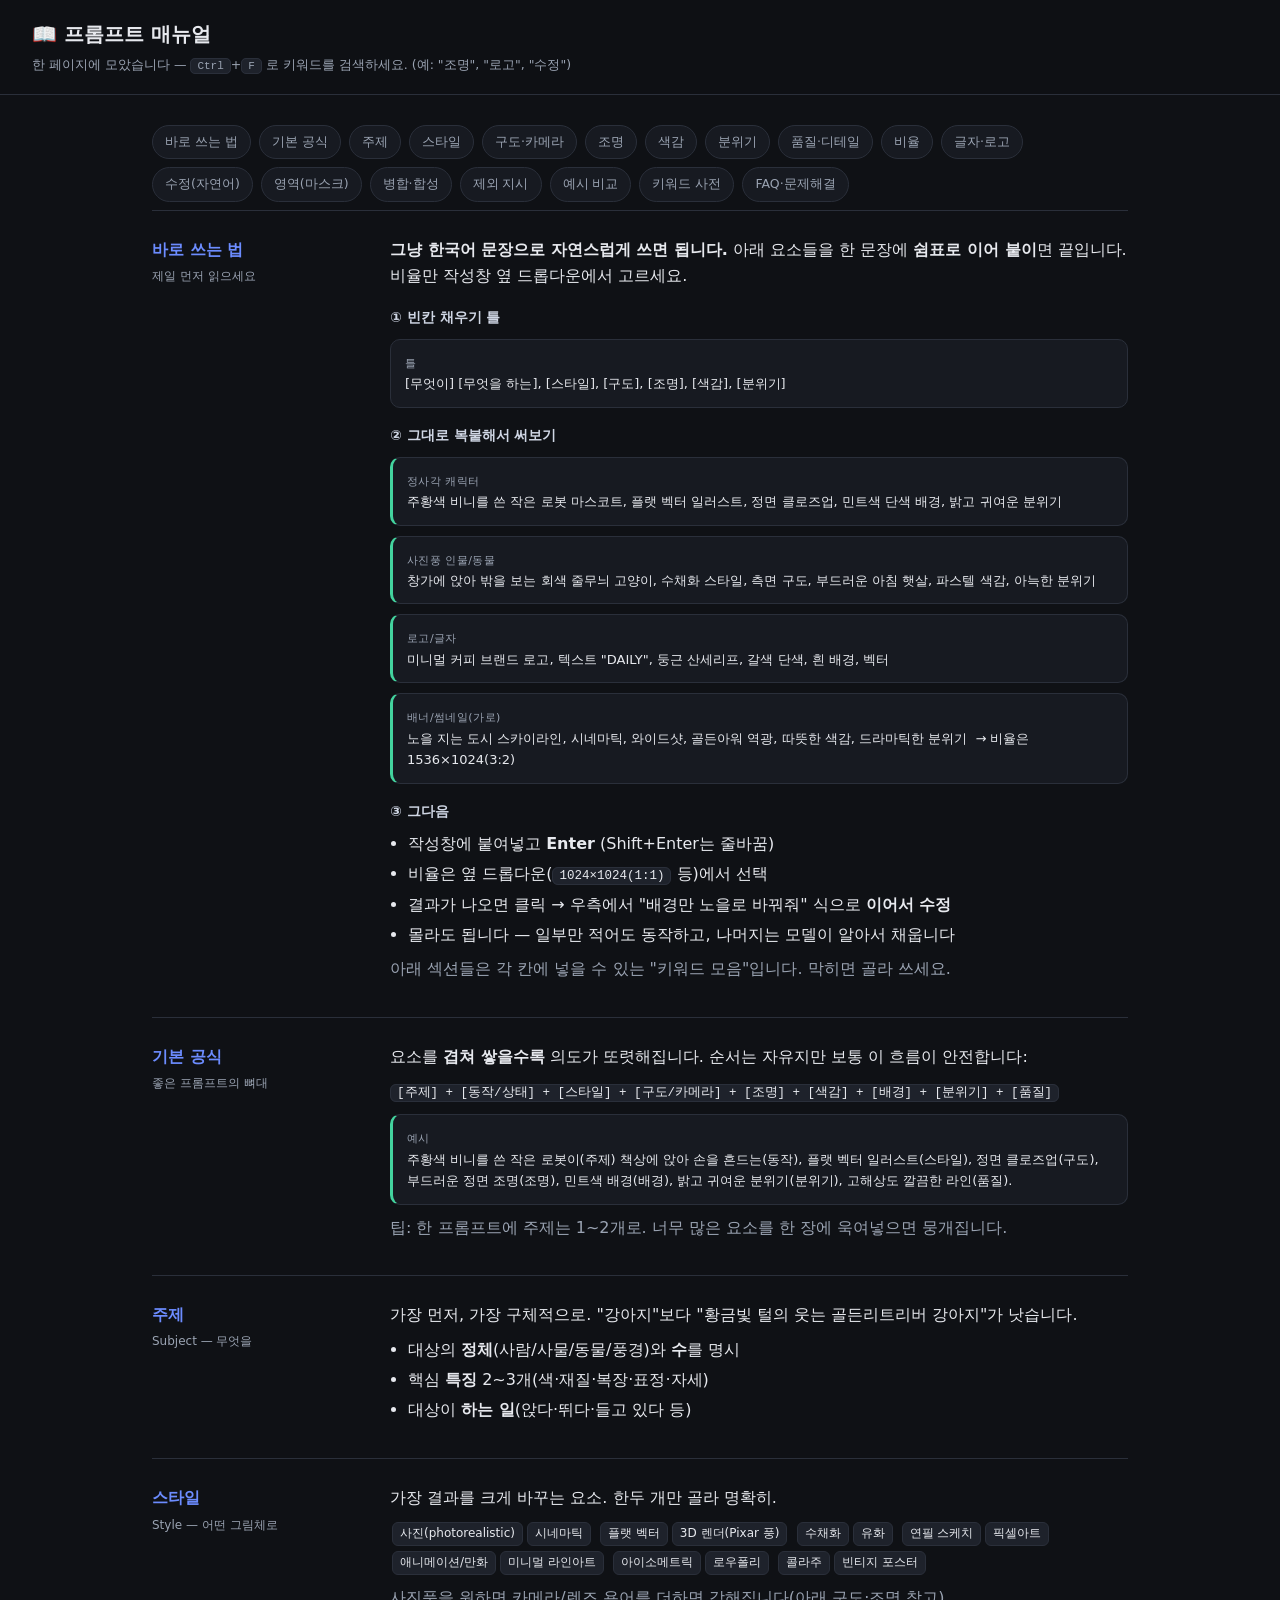
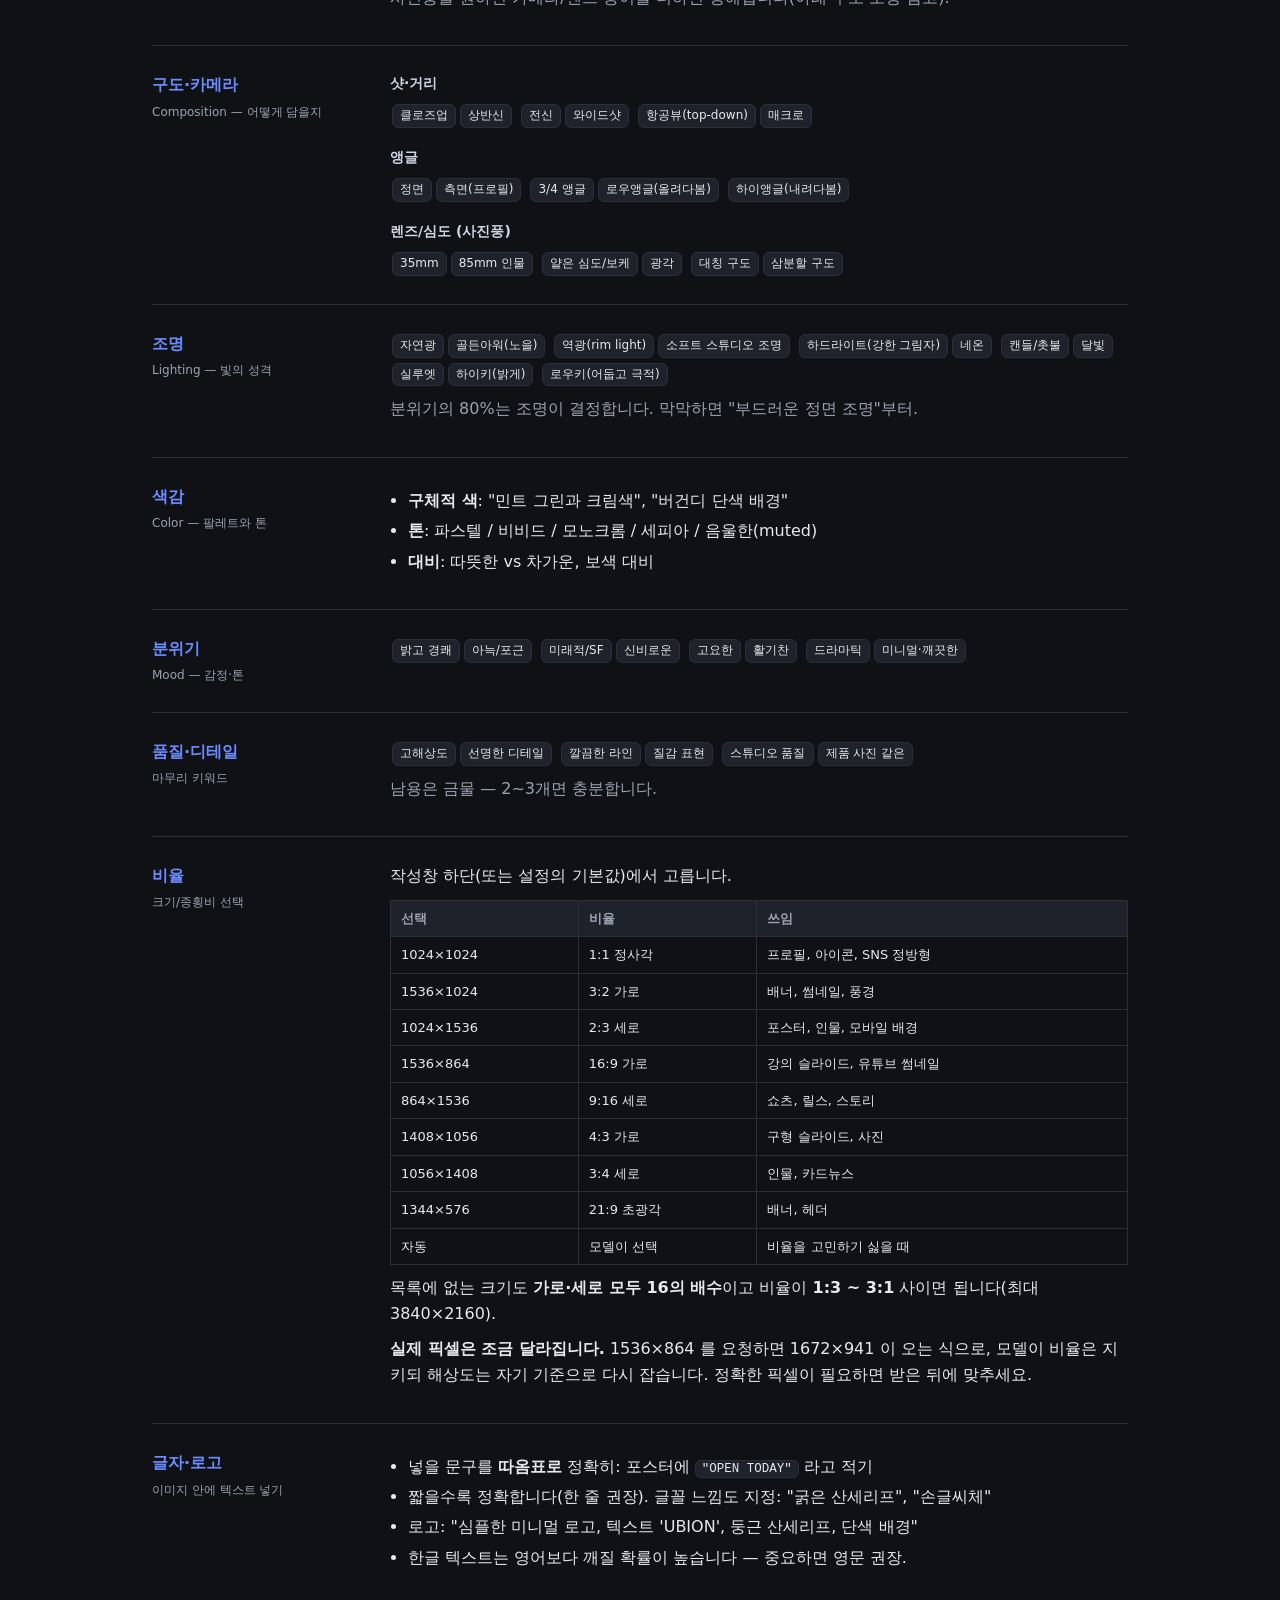
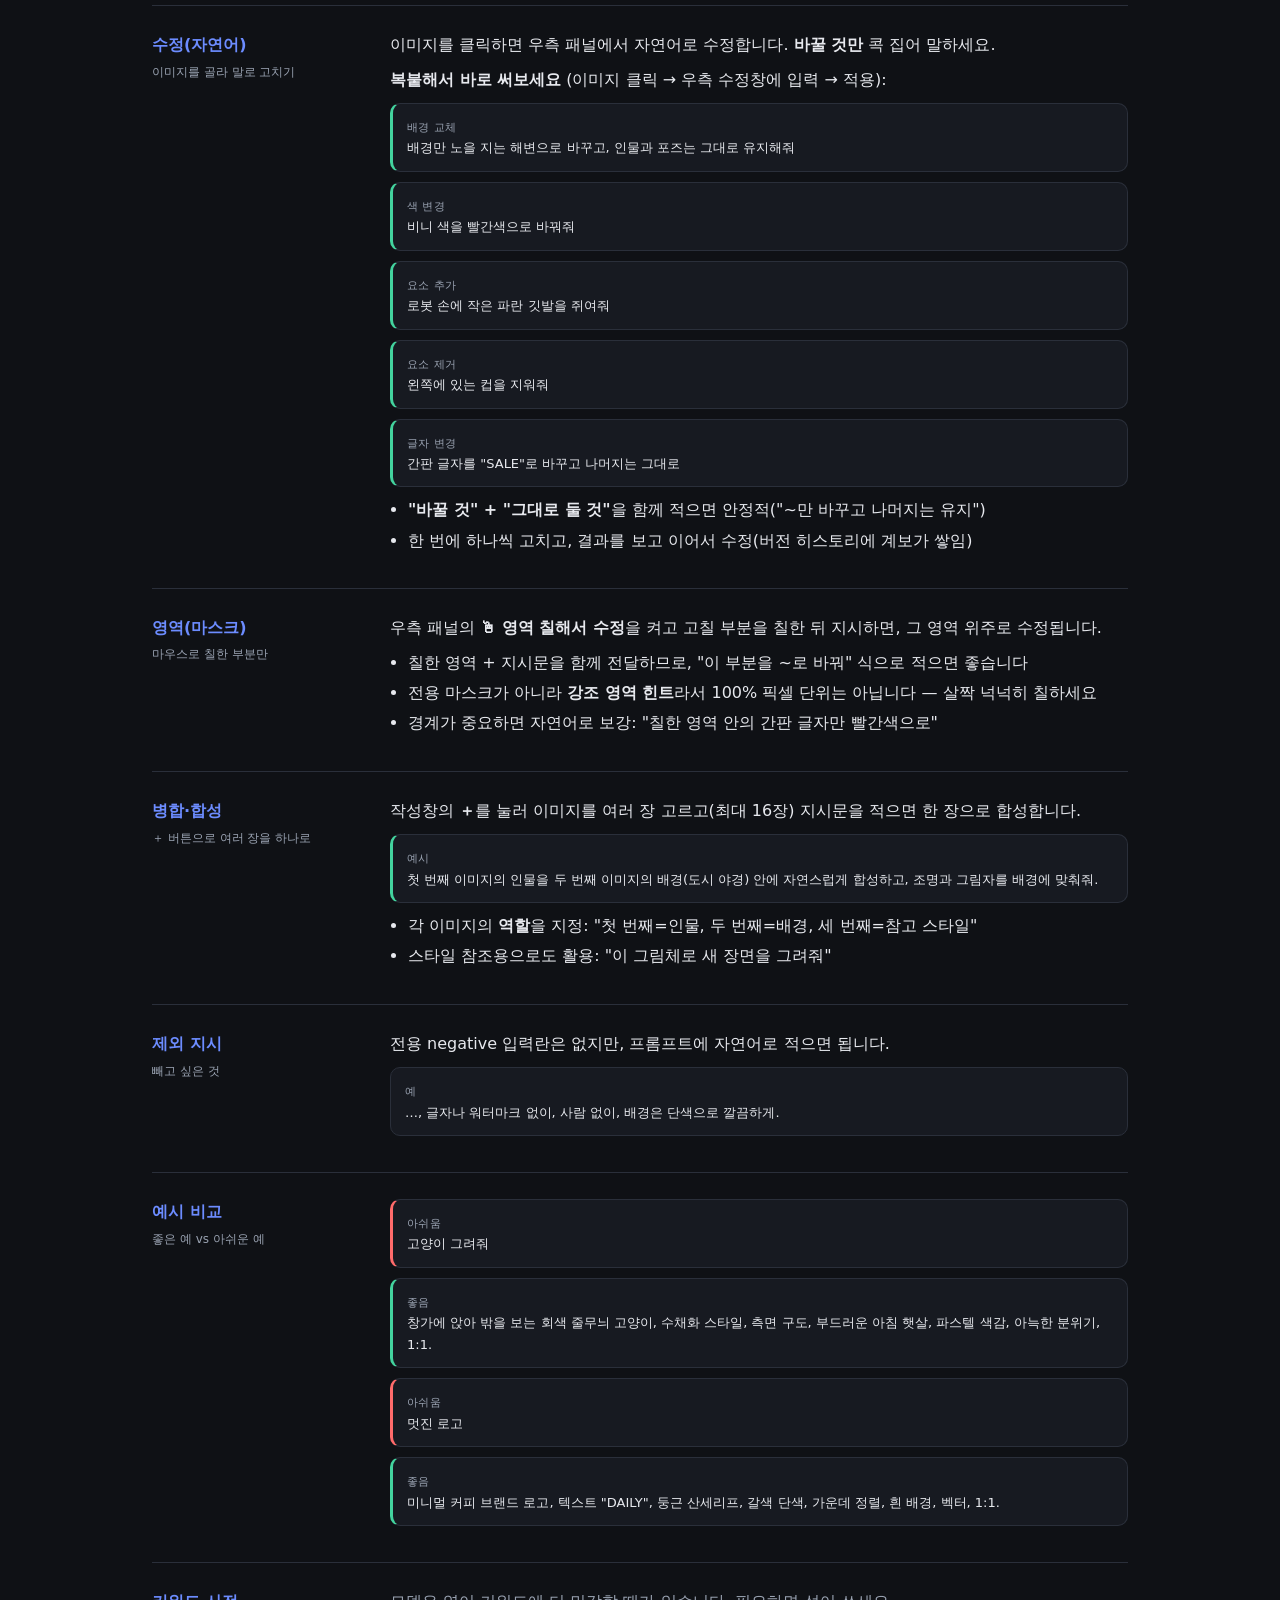
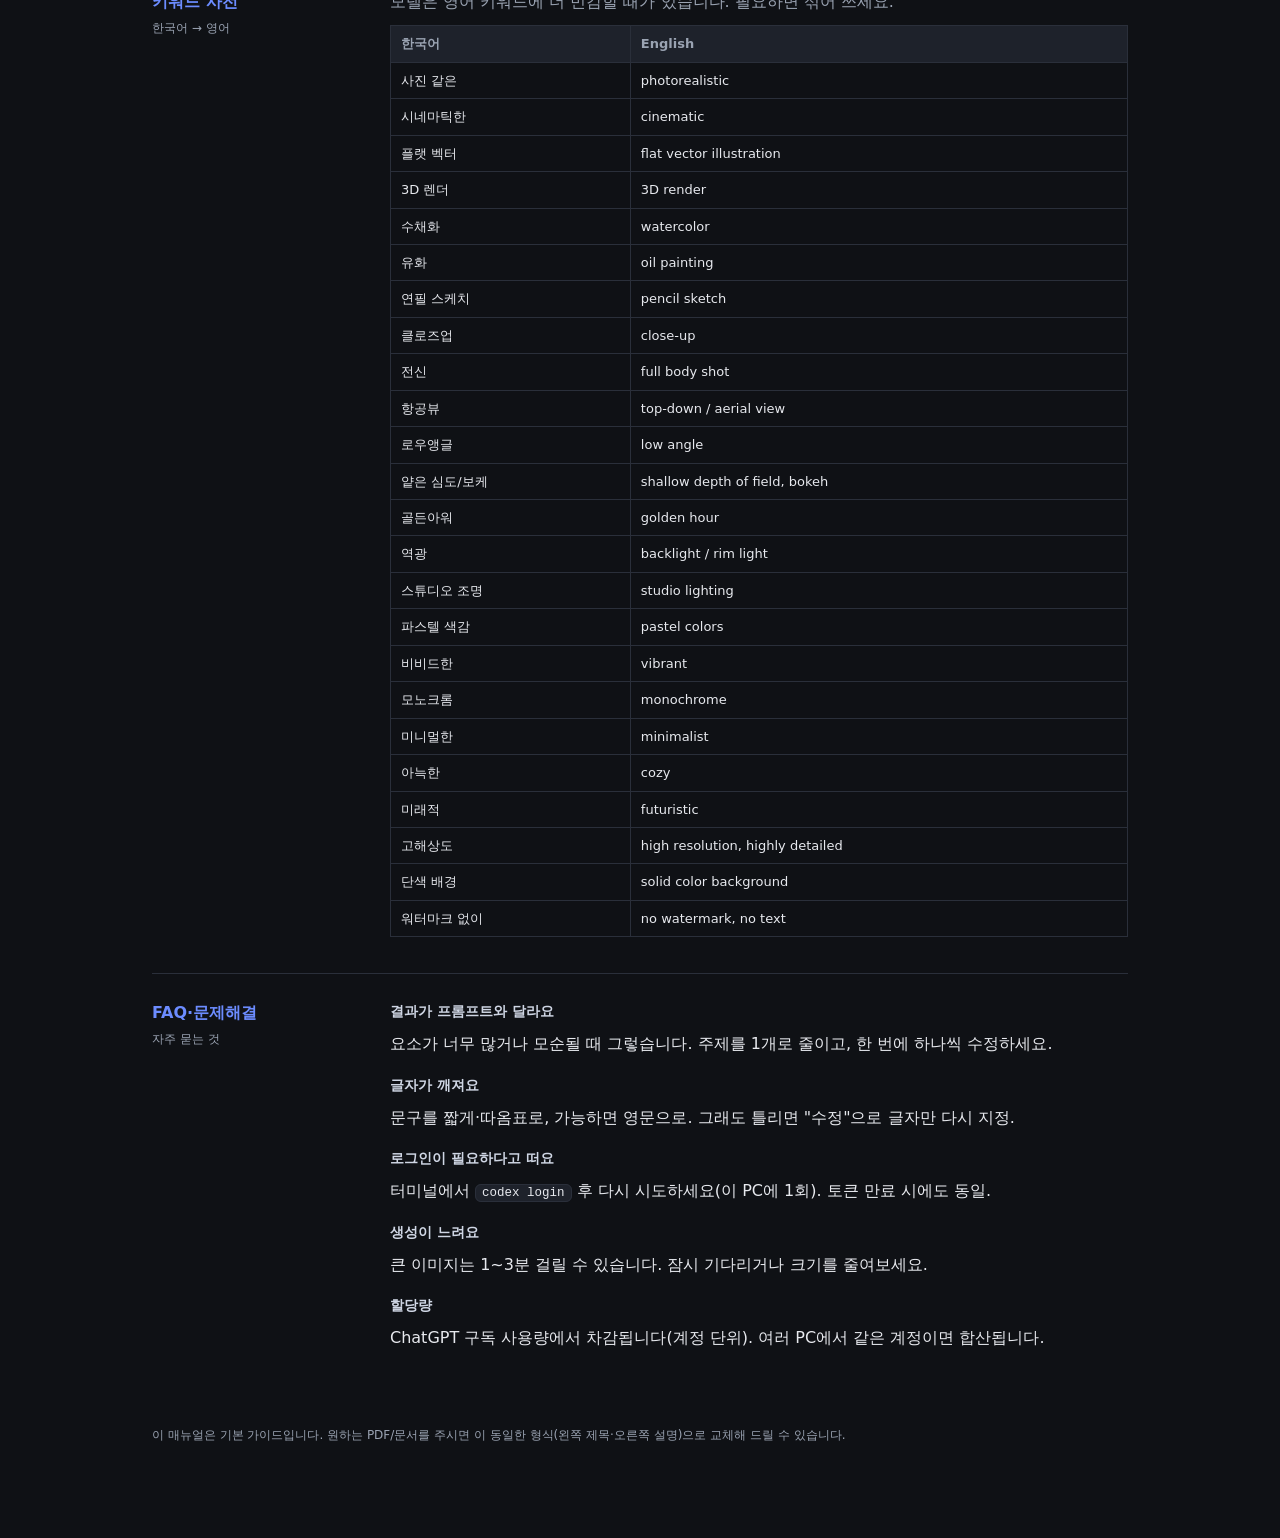
<file: static/manual.html>
<!DOCTYPE html>
<html lang="ko">
<head>
<meta charset="UTF-8" />
<meta name="viewport" content="width=device-width, initial-scale=1.0" />
<title>프롬프트 매뉴얼 · ChatGPT 이미지 스튜디오</title>
<style>
  :root{
    --bg:#0f1115; --panel:#171a21; --panel2:#1e222b; --border:#2a2f3a;
    --text:#e7e9ee; --muted:#9aa3b2; --accent:#6c8cff; --accent2:#8a6cff; --ok:#43d39e;
  }
  *{box-sizing:border-box;}
  body{margin:0;background:var(--bg);color:var(--text);
    font-family:"Inter","Segoe UI",system-ui,-apple-system,sans-serif;line-height:1.65;}
  a{color:var(--accent);}
  .top{position:sticky;top:0;z-index:5;background:rgba(15,17,21,.92);
    backdrop-filter:blur(6px);border-bottom:1px solid var(--border);padding:18px 32px;}
  .top h1{margin:0 0 4px;font-size:20px;}
  .top .tip{font-size:12.5px;color:var(--muted);}
  .top kbd{background:var(--panel2);border:1px solid var(--border);border-radius:5px;
    padding:1px 6px;font-size:11px;}
  .wrap{max-width:1040px;margin:0 auto;padding:8px 32px 80px;}

  /* 빠른 이동 목차 */
  .toc{display:flex;flex-wrap:wrap;gap:8px;margin:22px 0 8px;}
  .toc a{font-size:12.5px;background:var(--panel);border:1px solid var(--border);
    border-radius:20px;padding:6px 12px;text-decoration:none;color:var(--muted);}
  .toc a:hover{color:var(--text);border-color:var(--accent);}

  /* 섹션: 왼쪽 제목 / 오른쪽 설명 */
  .row{display:grid;grid-template-columns:210px 1fr;gap:28px;
    border-top:1px solid var(--border);padding:26px 0;}
  .row .t{position:sticky;top:92px;align-self:start;}
  .row .t h2{margin:0;font-size:16px;color:var(--accent);}
  .row .t .sub{font-size:12px;color:var(--muted);margin-top:4px;}
  .row .c > :first-child{margin-top:0;}
  .row .c h3{font-size:14px;margin:16px 0 6px;color:#cfd6e4;}
  .row p{margin:8px 0;}
  .row ul{margin:8px 0;padding-left:18px;}
  .row li{margin:4px 0;}
  code{background:var(--panel2);border:1px solid var(--border);border-radius:6px;
    padding:1px 6px;font-size:12.5px;}
  .ex{background:var(--panel);border:1px solid var(--border);border-radius:10px;
    padding:12px 14px;margin:10px 0;font-size:13px;}
  .ex .lbl{font-size:11px;color:var(--muted);text-transform:uppercase;letter-spacing:.04em;}
  .good{border-left:3px solid var(--ok);}
  .bad{border-left:3px solid #ff6b6b;}
  table{width:100%;border-collapse:collapse;margin:10px 0;font-size:13px;}
  th,td{border:1px solid var(--border);padding:7px 10px;text-align:left;vertical-align:top;}
  th{background:var(--panel2);color:var(--muted);font-weight:600;}
  .pill{display:inline-block;background:var(--panel2);border:1px solid var(--border);
    border-radius:6px;padding:1px 7px;margin:2px;font-size:12px;}
  .muted{color:var(--muted);}
</style>
</head>
<body>
<header class="top">
  <h1>📖 프롬프트 매뉴얼</h1>
  <div class="tip">한 페이지에 모았습니다 — <kbd>Ctrl</kbd>+<kbd>F</kbd> 로 키워드를 검색하세요. (예: "조명", "로고", "수정")</div>
</header>

<div class="wrap">

  <nav class="toc">
    <a href="#howto">바로 쓰는 법</a>
    <a href="#formula">기본 공식</a>
    <a href="#subject">주제</a>
    <a href="#style">스타일</a>
    <a href="#camera">구도·카메라</a>
    <a href="#light">조명</a>
    <a href="#color">색감</a>
    <a href="#mood">분위기</a>
    <a href="#quality">품질·디테일</a>
    <a href="#ratio">비율</a>
    <a href="#text">글자·로고</a>
    <a href="#edit">수정(자연어)</a>
    <a href="#mask">영역(마스크)</a>
    <a href="#merge">병합·합성</a>
    <a href="#negative">제외 지시</a>
    <a href="#examples">예시 비교</a>
    <a href="#dict">키워드 사전</a>
    <a href="#faq">FAQ·문제해결</a>
  </nav>

  <section class="row" id="howto">
    <div class="t"><h2>바로 쓰는 법</h2><div class="sub">제일 먼저 읽으세요</div></div>
    <div class="c">
      <p><b>그냥 한국어 문장으로 자연스럽게 쓰면 됩니다.</b> 아래 요소들을 한 문장에
      <b>쉼표로 이어 붙이</b>면 끝입니다. 비율만 작성창 옆 드롭다운에서 고르세요.</p>

      <h3>① 빈칸 채우기 틀</h3>
      <div class="ex"><span class="lbl">틀</span><br>
        [무엇이] [무엇을 하는], [스타일], [구도], [조명], [색감], [분위기]
      </div>

      <h3>② 그대로 복붙해서 써보기</h3>
      <div class="ex good"><span class="lbl">정사각 캐릭터</span><br>
        주황색 비니를 쓴 작은 로봇 마스코트, 플랫 벡터 일러스트, 정면 클로즈업,
        민트색 단색 배경, 밝고 귀여운 분위기
      </div>
      <div class="ex good"><span class="lbl">사진풍 인물/동물</span><br>
        창가에 앉아 밖을 보는 회색 줄무늬 고양이, 수채화 스타일, 측면 구도,
        부드러운 아침 햇살, 파스텔 색감, 아늑한 분위기
      </div>
      <div class="ex good"><span class="lbl">로고/글자</span><br>
        미니멀 커피 브랜드 로고, 텍스트 "DAILY", 둥근 산세리프, 갈색 단색, 흰 배경, 벡터
      </div>
      <div class="ex good"><span class="lbl">배너/썸네일(가로)</span><br>
        노을 지는 도시 스카이라인, 시네마틱, 와이드샷, 골든아워 역광,
        따뜻한 색감, 드라마틱한 분위기 &nbsp;→ 비율은 1536×1024(3:2)
      </div>

      <h3>③ 그다음</h3>
      <ul>
        <li>작성창에 붙여넣고 <b>Enter</b> (Shift+Enter는 줄바꿈)</li>
        <li>비율은 옆 드롭다운(<code>1024×1024(1:1)</code> 등)에서 선택</li>
        <li>결과가 나오면 클릭 → 우측에서 "배경만 노을로 바꿔줘" 식으로 <b>이어서 수정</b></li>
        <li>몰라도 됩니다 — 일부만 적어도 동작하고, 나머지는 모델이 알아서 채웁니다</li>
      </ul>
      <p class="muted">아래 섹션들은 각 칸에 넣을 수 있는 "키워드 모음"입니다. 막히면 골라 쓰세요.</p>
    </div>
  </section>

  <section class="row" id="formula">
    <div class="t"><h2>기본 공식</h2><div class="sub">좋은 프롬프트의 뼈대</div></div>
    <div class="c">
      <p>요소를 <b>겹쳐 쌓을수록</b> 의도가 또렷해집니다. 순서는 자유지만 보통 이 흐름이 안전합니다:</p>
      <p><code>[주제] + [동작/상태] + [스타일] + [구도/카메라] + [조명] + [색감] + [배경] + [분위기] + [품질]</code></p>
      <div class="ex good"><span class="lbl">예시</span><br>
        주황색 비니를 쓴 작은 로봇이(주제) 책상에 앉아 손을 흔드는(동작),
        플랫 벡터 일러스트(스타일), 정면 클로즈업(구도), 부드러운 정면 조명(조명),
        민트색 배경(배경), 밝고 귀여운 분위기(분위기), 고해상도 깔끔한 라인(품질).
      </div>
      <p class="muted">팁: 한 프롬프트에 주제는 1~2개로. 너무 많은 요소를 한 장에 욱여넣으면 뭉개집니다.</p>
    </div>
  </section>

  <section class="row" id="subject">
    <div class="t"><h2>주제</h2><div class="sub">Subject — 무엇을</div></div>
    <div class="c">
      <p>가장 먼저, 가장 구체적으로. "강아지"보다 "황금빛 털의 웃는 골든리트리버 강아지"가 낫습니다.</p>
      <ul>
        <li>대상의 <b>정체</b>(사람/사물/동물/풍경)와 <b>수</b>를 명시</li>
        <li>핵심 <b>특징</b> 2~3개(색·재질·복장·표정·자세)</li>
        <li>대상이 <b>하는 일</b>(앉다·뛰다·들고 있다 등)</li>
      </ul>
    </div>
  </section>

  <section class="row" id="style">
    <div class="t"><h2>스타일</h2><div class="sub">Style — 어떤 그림체로</div></div>
    <div class="c">
      <p>가장 결과를 크게 바꾸는 요소. 한두 개만 골라 명확히.</p>
      <div>
        <span class="pill">사진(photorealistic)</span><span class="pill">시네마틱</span>
        <span class="pill">플랫 벡터</span><span class="pill">3D 렌더(Pixar 풍)</span>
        <span class="pill">수채화</span><span class="pill">유화</span>
        <span class="pill">연필 스케치</span><span class="pill">픽셀아트</span>
        <span class="pill">애니메이션/만화</span><span class="pill">미니멀 라인아트</span>
        <span class="pill">아이소메트릭</span><span class="pill">로우폴리</span>
        <span class="pill">콜라주</span><span class="pill">빈티지 포스터</span>
      </div>
      <p class="muted">사진풍을 원하면 카메라/렌즈 용어를 더하면 강해집니다(아래 구도·조명 참고).</p>
    </div>
  </section>

  <section class="row" id="camera">
    <div class="t"><h2>구도·카메라</h2><div class="sub">Composition — 어떻게 담을지</div></div>
    <div class="c">
      <h3>샷·거리</h3>
      <div><span class="pill">클로즈업</span><span class="pill">상반신</span>
        <span class="pill">전신</span><span class="pill">와이드샷</span>
        <span class="pill">항공뷰(top-down)</span><span class="pill">매크로</span></div>
      <h3>앵글</h3>
      <div><span class="pill">정면</span><span class="pill">측면(프로필)</span>
        <span class="pill">3/4 앵글</span><span class="pill">로우앵글(올려다봄)</span>
        <span class="pill">하이앵글(내려다봄)</span></div>
      <h3>렌즈/심도 (사진풍)</h3>
      <div><span class="pill">35mm</span><span class="pill">85mm 인물</span>
        <span class="pill">얕은 심도/보케</span><span class="pill">광각</span>
        <span class="pill">대칭 구도</span><span class="pill">삼분할 구도</span></div>
    </div>
  </section>

  <section class="row" id="light">
    <div class="t"><h2>조명</h2><div class="sub">Lighting — 빛의 성격</div></div>
    <div class="c">
      <div><span class="pill">자연광</span><span class="pill">골든아워(노을)</span>
        <span class="pill">역광(rim light)</span><span class="pill">소프트 스튜디오 조명</span>
        <span class="pill">하드라이트(강한 그림자)</span><span class="pill">네온</span>
        <span class="pill">캔들/촛불</span><span class="pill">달빛</span>
        <span class="pill">실루엣</span><span class="pill">하이키(밝게)</span>
        <span class="pill">로우키(어둡고 극적)</span></div>
      <p class="muted">분위기의 80%는 조명이 결정합니다. 막막하면 "부드러운 정면 조명"부터.</p>
    </div>
  </section>

  <section class="row" id="color">
    <div class="t"><h2>색감</h2><div class="sub">Color — 팔레트와 톤</div></div>
    <div class="c">
      <ul>
        <li><b>구체적 색</b>: "민트 그린과 크림색", "버건디 단색 배경"</li>
        <li><b>톤</b>: 파스텔 / 비비드 / 모노크롬 / 세피아 / 음울한(muted)</li>
        <li><b>대비</b>: 따뜻한 vs 차가운, 보색 대비</li>
      </ul>
    </div>
  </section>

  <section class="row" id="mood">
    <div class="t"><h2>분위기</h2><div class="sub">Mood — 감정·톤</div></div>
    <div class="c">
      <div><span class="pill">밝고 경쾌</span><span class="pill">아늑/포근</span>
        <span class="pill">미래적/SF</span><span class="pill">신비로운</span>
        <span class="pill">고요한</span><span class="pill">활기찬</span>
        <span class="pill">드라마틱</span><span class="pill">미니멀·깨끗한</span></div>
    </div>
  </section>

  <section class="row" id="quality">
    <div class="t"><h2>품질·디테일</h2><div class="sub">마무리 키워드</div></div>
    <div class="c">
      <div><span class="pill">고해상도</span><span class="pill">선명한 디테일</span>
        <span class="pill">깔끔한 라인</span><span class="pill">질감 표현</span>
        <span class="pill">스튜디오 품질</span><span class="pill">제품 사진 같은</span></div>
      <p class="muted">남용은 금물 — 2~3개면 충분합니다.</p>
    </div>
  </section>

  <section class="row" id="ratio">
    <div class="t"><h2>비율</h2><div class="sub">크기/종횡비 선택</div></div>
    <div class="c">
      <p>작성창 하단(또는 설정의 기본값)에서 고릅니다.</p>
      <table>
        <tr><th>선택</th><th>비율</th><th>쓰임</th></tr>
        <tr><td>1024×1024</td><td>1:1 정사각</td><td>프로필, 아이콘, SNS 정방형</td></tr>
        <tr><td>1536×1024</td><td>3:2 가로</td><td>배너, 썸네일, 풍경</td></tr>
        <tr><td>1024×1536</td><td>2:3 세로</td><td>포스터, 인물, 모바일 배경</td></tr>
        <tr><td>1536×864</td><td>16:9 가로</td><td>강의 슬라이드, 유튜브 썸네일</td></tr>
        <tr><td>864×1536</td><td>9:16 세로</td><td>쇼츠, 릴스, 스토리</td></tr>
        <tr><td>1408×1056</td><td>4:3 가로</td><td>구형 슬라이드, 사진</td></tr>
        <tr><td>1056×1408</td><td>3:4 세로</td><td>인물, 카드뉴스</td></tr>
        <tr><td>1344×576</td><td>21:9 초광각</td><td>배너, 헤더</td></tr>
        <tr><td>자동</td><td>모델이 선택</td><td>비율을 고민하기 싫을 때</td></tr>
      </table>
      <p>목록에 없는 크기도 <b>가로·세로 모두 16의 배수</b>이고 비율이
        <b>1:3 ~ 3:1</b> 사이면 됩니다(최대 3840×2160).</p>
      <p><b>실제 픽셀은 조금 달라집니다.</b> 1536×864 를 요청하면 1672×941 이 오는 식으로,
        모델이 비율은 지키되 해상도는 자기 기준으로 다시 잡습니다. 정확한 픽셀이 필요하면
        받은 뒤에 맞추세요.</p>
    </div>
  </section>

  <section class="row" id="text">
    <div class="t"><h2>글자·로고</h2><div class="sub">이미지 안에 텍스트 넣기</div></div>
    <div class="c">
      <ul>
        <li>넣을 문구를 <b>따옴표로</b> 정확히: 포스터에 <code>"OPEN TODAY"</code> 라고 적기</li>
        <li>짧을수록 정확합니다(한 줄 권장). 글꼴 느낌도 지정: "굵은 산세리프", "손글씨체"</li>
        <li>로고: "심플한 미니멀 로고, 텍스트 'UBION', 둥근 산세리프, 단색 배경"</li>
        <li>한글 텍스트는 영어보다 깨질 확률이 높습니다 — 중요하면 영문 권장.</li>
      </ul>
    </div>
  </section>

  <section class="row" id="edit">
    <div class="t"><h2>수정(자연어)</h2><div class="sub">이미지를 골라 말로 고치기</div></div>
    <div class="c">
      <p>이미지를 클릭하면 우측 패널에서 자연어로 수정합니다. <b>바꿀 것만</b> 콕 집어 말하세요.</p>
      <p><b>복붙해서 바로 써보세요</b> (이미지 클릭 → 우측 수정창에 입력 → 적용):</p>
      <div class="ex good"><span class="lbl">배경 교체</span><br>
        배경만 노을 지는 해변으로 바꾸고, 인물과 포즈는 그대로 유지해줘
      </div>
      <div class="ex good"><span class="lbl">색 변경</span><br>
        비니 색을 빨간색으로 바꿔줘
      </div>
      <div class="ex good"><span class="lbl">요소 추가</span><br>
        로봇 손에 작은 파란 깃발을 쥐여줘
      </div>
      <div class="ex good"><span class="lbl">요소 제거</span><br>
        왼쪽에 있는 컵을 지워줘
      </div>
      <div class="ex good"><span class="lbl">글자 변경</span><br>
        간판 글자를 "SALE"로 바꾸고 나머지는 그대로
      </div>
      <ul>
        <li><b>"바꿀 것" + "그대로 둘 것"</b>을 함께 적으면 안정적("~만 바꾸고 나머지는 유지")</li>
        <li>한 번에 하나씩 고치고, 결과를 보고 이어서 수정(버전 히스토리에 계보가 쌓임)</li>
      </ul>
    </div>
  </section>

  <section class="row" id="mask">
    <div class="t"><h2>영역(마스크)</h2><div class="sub">마우스로 칠한 부분만</div></div>
    <div class="c">
      <p>우측 패널의 <b>🖱 영역 칠해서 수정</b>을 켜고 고칠 부분을 칠한 뒤 지시하면, 그 영역 위주로 수정됩니다.</p>
      <ul>
        <li>칠한 영역 + 지시문을 함께 전달하므로, "이 부분을 ~로 바꿔" 식으로 적으면 좋습니다</li>
        <li>전용 마스크가 아니라 <b>강조 영역 힌트</b>라서 100% 픽셀 단위는 아닙니다 — 살짝 넉넉히 칠하세요</li>
        <li>경계가 중요하면 자연어로 보강: "칠한 영역 안의 간판 글자만 빨간색으로"</li>
      </ul>
    </div>
  </section>

  <section class="row" id="merge">
    <div class="t"><h2>병합·합성</h2><div class="sub">＋ 버튼으로 여러 장을 하나로</div></div>
    <div class="c">
      <p>작성창의 <b>＋</b>를 눌러 이미지를 여러 장 고르고(최대 16장) 지시문을 적으면 한 장으로 합성합니다.</p>
      <div class="ex good"><span class="lbl">예시</span><br>
        첫 번째 이미지의 인물을 두 번째 이미지의 배경(도시 야경) 안에 자연스럽게 합성하고,
        조명과 그림자를 배경에 맞춰줘.
      </div>
      <ul>
        <li>각 이미지의 <b>역할</b>을 지정: "첫 번째=인물, 두 번째=배경, 세 번째=참고 스타일"</li>
        <li>스타일 참조용으로도 활용: "이 그림체로 새 장면을 그려줘"</li>
      </ul>
    </div>
  </section>

  <section class="row" id="negative">
    <div class="t"><h2>제외 지시</h2><div class="sub">빼고 싶은 것</div></div>
    <div class="c">
      <p>전용 negative 입력란은 없지만, 프롬프트에 자연어로 적으면 됩니다.</p>
      <div class="ex"><span class="lbl">예</span><br>
        …, 글자나 워터마크 없이, 사람 없이, 배경은 단색으로 깔끔하게.
      </div>
    </div>
  </section>

  <section class="row" id="examples">
    <div class="t"><h2>예시 비교</h2><div class="sub">좋은 예 vs 아쉬운 예</div></div>
    <div class="c">
      <div class="ex bad"><span class="lbl">아쉬움</span><br> 고양이 그려줘</div>
      <div class="ex good"><span class="lbl">좋음</span><br>
        창가에 앉아 밖을 보는 회색 줄무늬 고양이, 수채화 스타일, 측면 구도,
        부드러운 아침 햇살, 파스텔 색감, 아늑한 분위기, 1:1.
      </div>
      <div class="ex bad"><span class="lbl">아쉬움</span><br> 멋진 로고</div>
      <div class="ex good"><span class="lbl">좋음</span><br>
        미니멀 커피 브랜드 로고, 텍스트 "DAILY", 둥근 산세리프, 갈색 단색,
        가운데 정렬, 흰 배경, 벡터, 1:1.
      </div>
    </div>
  </section>

  <section class="row" id="dict">
    <div class="t"><h2>키워드 사전</h2><div class="sub">한국어 → 영어</div></div>
    <div class="c">
      <p class="muted">모델은 영어 키워드에 더 민감할 때가 있습니다. 필요하면 섞어 쓰세요.</p>
      <table>
        <tr><th>한국어</th><th>English</th></tr>
        <tr><td>사진 같은</td><td>photorealistic</td></tr>
        <tr><td>시네마틱한</td><td>cinematic</td></tr>
        <tr><td>플랫 벡터</td><td>flat vector illustration</td></tr>
        <tr><td>3D 렌더</td><td>3D render</td></tr>
        <tr><td>수채화</td><td>watercolor</td></tr>
        <tr><td>유화</td><td>oil painting</td></tr>
        <tr><td>연필 스케치</td><td>pencil sketch</td></tr>
        <tr><td>클로즈업</td><td>close-up</td></tr>
        <tr><td>전신</td><td>full body shot</td></tr>
        <tr><td>항공뷰</td><td>top-down / aerial view</td></tr>
        <tr><td>로우앵글</td><td>low angle</td></tr>
        <tr><td>얕은 심도/보케</td><td>shallow depth of field, bokeh</td></tr>
        <tr><td>골든아워</td><td>golden hour</td></tr>
        <tr><td>역광</td><td>backlight / rim light</td></tr>
        <tr><td>스튜디오 조명</td><td>studio lighting</td></tr>
        <tr><td>파스텔 색감</td><td>pastel colors</td></tr>
        <tr><td>비비드한</td><td>vibrant</td></tr>
        <tr><td>모노크롬</td><td>monochrome</td></tr>
        <tr><td>미니멀한</td><td>minimalist</td></tr>
        <tr><td>아늑한</td><td>cozy</td></tr>
        <tr><td>미래적</td><td>futuristic</td></tr>
        <tr><td>고해상도</td><td>high resolution, highly detailed</td></tr>
        <tr><td>단색 배경</td><td>solid color background</td></tr>
        <tr><td>워터마크 없이</td><td>no watermark, no text</td></tr>
      </table>
    </div>
  </section>

  <section class="row" id="faq">
    <div class="t"><h2>FAQ·문제해결</h2><div class="sub">자주 묻는 것</div></div>
    <div class="c">
      <h3>결과가 프롬프트와 달라요</h3>
      <p>요소가 너무 많거나 모순될 때 그렇습니다. 주제를 1개로 줄이고, 한 번에 하나씩 수정하세요.</p>
      <h3>글자가 깨져요</h3>
      <p>문구를 짧게·따옴표로, 가능하면 영문으로. 그래도 틀리면 "수정"으로 글자만 다시 지정.</p>
      <h3>로그인이 필요하다고 떠요</h3>
      <p>터미널에서 <code>codex login</code> 후 다시 시도하세요(이 PC에 1회). 토큰 만료 시에도 동일.</p>
      <h3>생성이 느려요</h3>
      <p>큰 이미지는 1~3분 걸릴 수 있습니다. 잠시 기다리거나 크기를 줄여보세요.</p>
      <h3>할당량</h3>
      <p>ChatGPT 구독 사용량에서 차감됩니다(계정 단위). 여러 PC에서 같은 계정이면 합산됩니다.</p>
    </div>
  </section>

  <p class="muted" style="margin-top:40px;font-size:12px;">
    이 매뉴얼은 기본 가이드입니다. 원하는 PDF/문서를 주시면 이 동일한 형식(왼쪽 제목·오른쪽 설명)으로 교체해 드릴 수 있습니다.
  </p>
</div>
</body>
</html>
</file>
